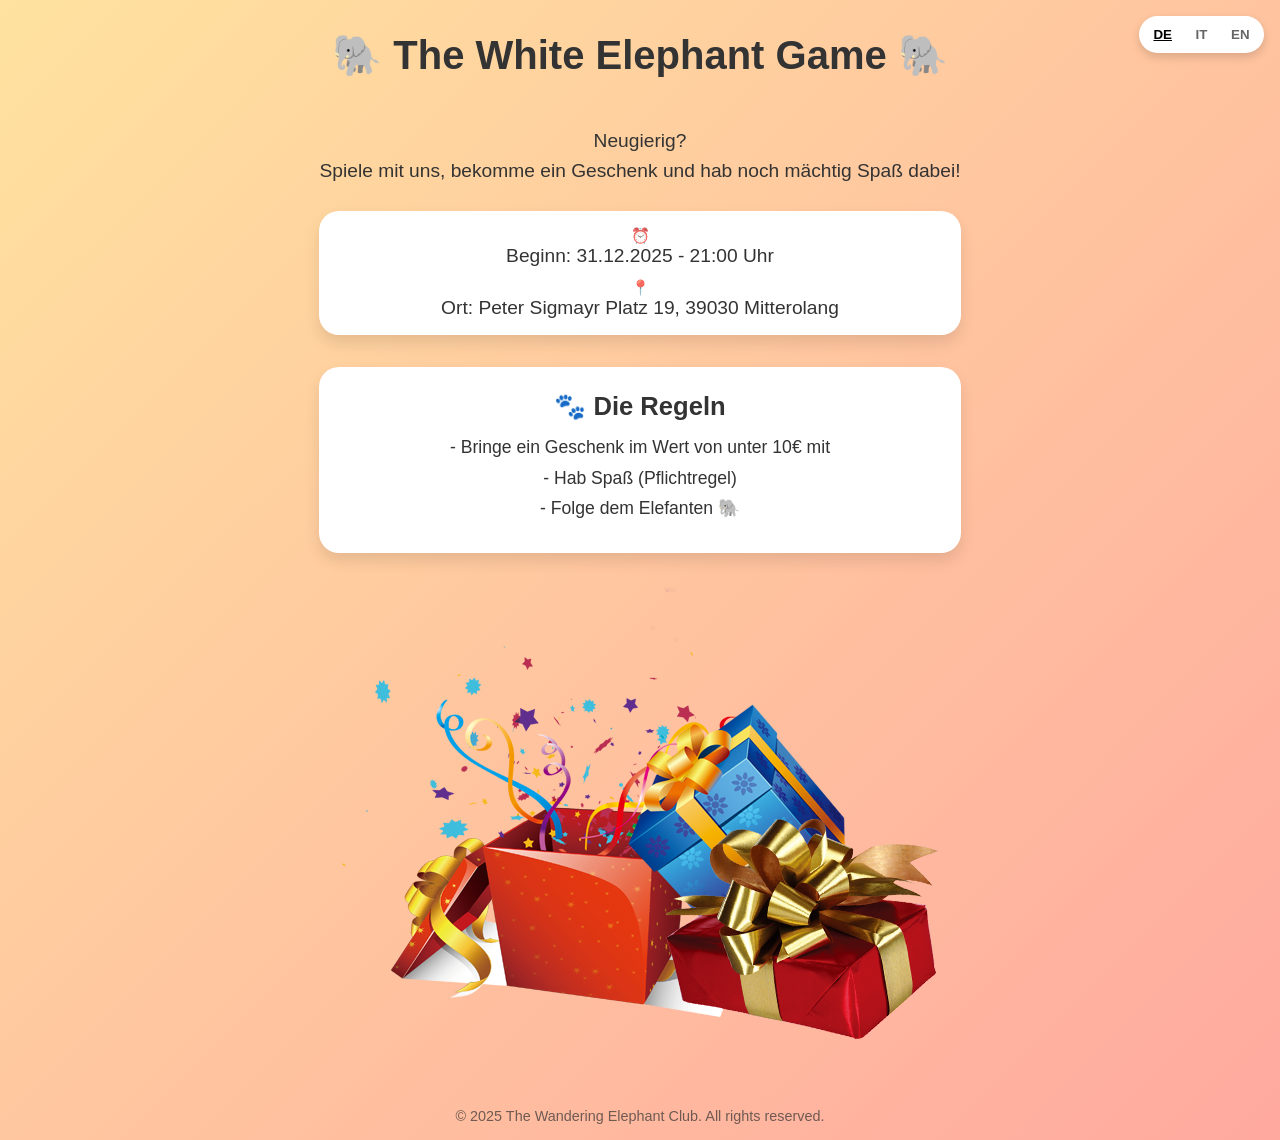
<file: index.html>
<!DOCTYPE html>
<html lang="de">
<head>
  <meta charset="UTF-8" />
  <meta name="viewport" content="width=device-width, initial-scale=1.0" />
  <title>The White Elephant Game</title>

  <link rel="stylesheet" href="styles.css" />
</head>
<body>

  <!-- Language Switch -->
  <div class="language-switch">
    <button data-lang="de">DE</button>
    <button data-lang="it">IT</button>
    <button data-lang="en">EN</button>
  </div>

  <main class="container">
    <h1>🐘 The White Elephant Game 🐘</h1>

    <p class="description" data-i18n="description"></p>

    <div class="info-box">
      <div class="info-item">
        <span class="label">⏰</span>
        <span class="value" data-i18n="time"></span>
      </div>

      <div class="info-item">
        <span class="label">📍</span>
        <span class="value" data-i18n="location"></span>
      </div>
    </div>

    <section class="rules">
      <h2 data-i18n="rules_title"></h2>
      <ul>
        <li data-i18n="rule1"></li>
        <li data-i18n="rule3"></li>
        <li data-i18n="rule2"></li>
      </ul>
    </section>

    <div class="image-wrapper">
      <img src="img.png"/>
    </div>
  </main>

  <footer>
    © 2025 The Wandering Elephant Club. All rights reserved.
  </footer>

  <script src="script.js"></script>
</body>
</html>
</file>
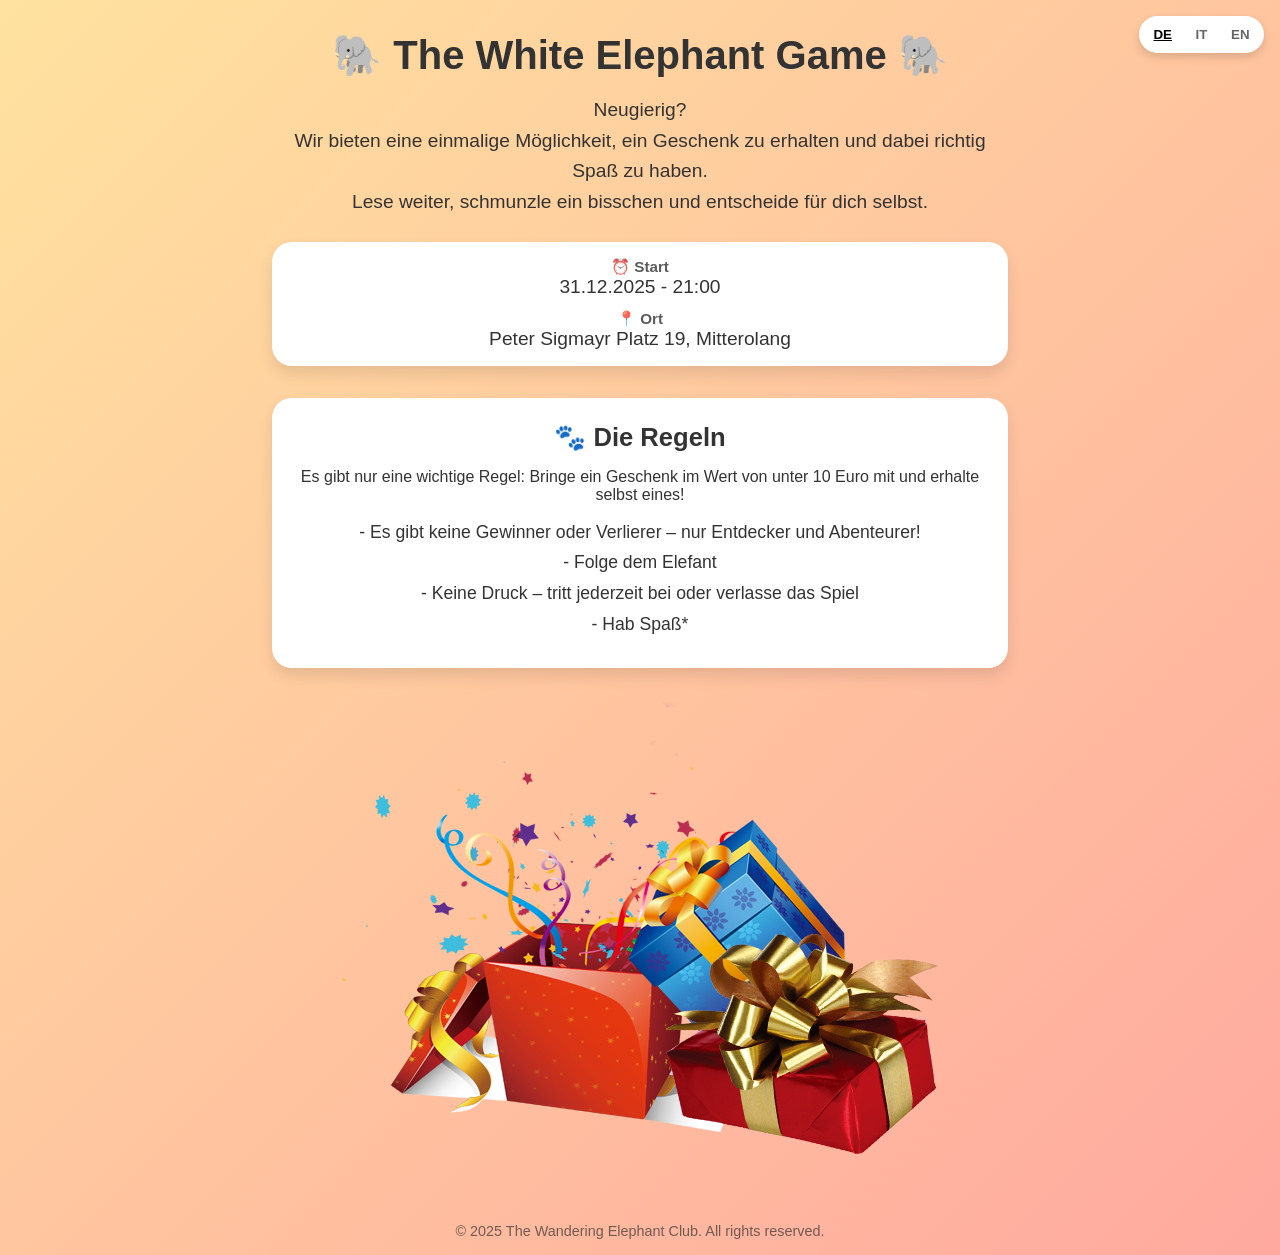
<file: old.html>
<!DOCTYPE html>
<html lang="en">
<head>
  <meta charset="UTF-8" />
  <meta name="viewport" content="width=device-width, initial-scale=1.0" />
  <title>The Elephant Game</title>

  <link rel="stylesheet" href="styles.css" />
</head>
<body>
  <main class="container">

    <!-- Language Switch -->
    <div class="language-switch">
      <button data-lang="de">DE</button>
      <button data-lang="it">IT</button>
      <button data-lang="en">EN</button>
    </div>

    <h1>🐘 The White Elephant Game 🐘</h1>

    <p class="description">
      Neugierig?<br>
      Wir bieten eine einmalige Möglichkeit, ein Geschenk zu erhalten und dabei richtig Spaß zu haben.<br>  
      Lese weiter, schmunzle ein bisschen und entscheide für dich selbst.
    </p>

    <div class="info-box">
      <div class="info-item">
        <span class="label">⏰ Start</span>
        <span class="value">31.12.2025 - 21:00</span>
      </div>

      <div class="info-item">
        <span class="label">📍 Ort</span>
        <span class="value">Peter Sigmayr Platz 19, Mitterolang</span>
      </div>
    </div>

    <section class="rules">
      <h2>🐾 Die Regeln</h2>
      <p>
        Es gibt nur eine wichtige Regel: Bringe ein Geschenk im Wert von unter 10 Euro mit
        und erhalte selbst eines!<br><br>
      </p>
      <ul>
        <li>Es gibt keine Gewinner oder Verlierer – nur Entdecker und Abenteurer!</li>
        <li>Folge dem Elefant</li>
        <li>Keine Druck – tritt jederzeit bei oder verlasse das Spiel</li>
        <li>Hab Spaß*</li>
      </ul>
    </section>

    <div class="image-wrapper">
      <img src="img.png"/>
    </div>
  </main>

  <footer>
    © 2025 The Wandering Elephant Club. All rights reserved.
  </footer>

  <script src="script.js"></script>
</body>
</html>
</file>
<file: styles.css>
/* Reset */
* {
  margin: 0;
  padding: 0;
  box-sizing: border-box;
}

/* Page base */
body {
  min-height: 100vh;
  font-family: "Comic Sans MS", "Trebuchet MS", sans-serif;
  background: linear-gradient(135deg, #ffe29f, #ffa99f);
  color: #333;

  display: flex;
  flex-direction: column;
  align-items: center;
  justify-content: space-between;
}

/* Main content */
.container {
  max-width: 800px;
  padding: 2rem;
  text-align: center;
}

/* Title */
h1 {
  font-size: 2.5rem;
  margin-bottom: 1rem;
}

/* Description */
.description {
  font-size: 1.2rem;
  line-height: 1.6;
  margin-bottom: 1.5rem;
}

/* Info box */
.info-box {
  background: rgba(255, 255, 255);
  border-radius: 20px;
  padding: 1rem 1.5rem;
  margin-bottom: 2rem;
  box-shadow: 0 8px 15px rgba(0, 0, 0, 0.1);
}

.info-item {
  display: flex;
  flex-direction: column;
  margin-bottom: 0.75rem;
}

.info-item:last-child {
  margin-bottom: 0;
}

.label {
  font-weight: bold;
  font-size: 0.95rem;
  opacity: 0.8;
}

.value {
  font-size: 1.2rem;
}

/* Rules section */
.rules {
  background: rgba(255, 255, 255);
  border-radius: 20px;
  padding: 1.5rem;
  /*margin-bottom: 2rem;*/
  box-shadow: 0 8px 15px rgba(0, 0, 0, 0.1);
}

.rules h2 {
  font-size: 1.6rem;
  margin-bottom: 1rem;
}

.rules ul {
  list-style: none;
}

.rules li {
  font-size: 1.1rem;
  margin-bottom: 0.6rem;
}

.rules li::before {
  content: "- ";
}

/* Image */
.image-wrapper {
  padding: 1rem;
  border-radius: 20px;
  /*box-shadow: 0 10px 20px rgba(0, 0, 0, 0.15);*/
}

.image-wrapper img {
  max-width: 100%;
  border-radius: 15px;
}

/* Language switch */
.language-switch {
  position: fixed;
  top: 1rem;
  right: 1rem;
  background: white;
  border-radius: 20px;
  padding: 0.3rem;
  box-shadow: 0 4px 10px rgba(0,0,0,0.15);
}

.language-switch button {
  border: none;
  background: transparent;
  padding: 0.4rem 0.6rem;
  cursor: pointer;
  font-weight: bold;
  opacity: 0.6;
}

.language-switch button.active {
  opacity: 1;
  text-decoration: underline;
}


/* Footer */
footer {
  padding: 1rem;
  font-size: 0.9rem;
  opacity: 0.7;
}
</file>
